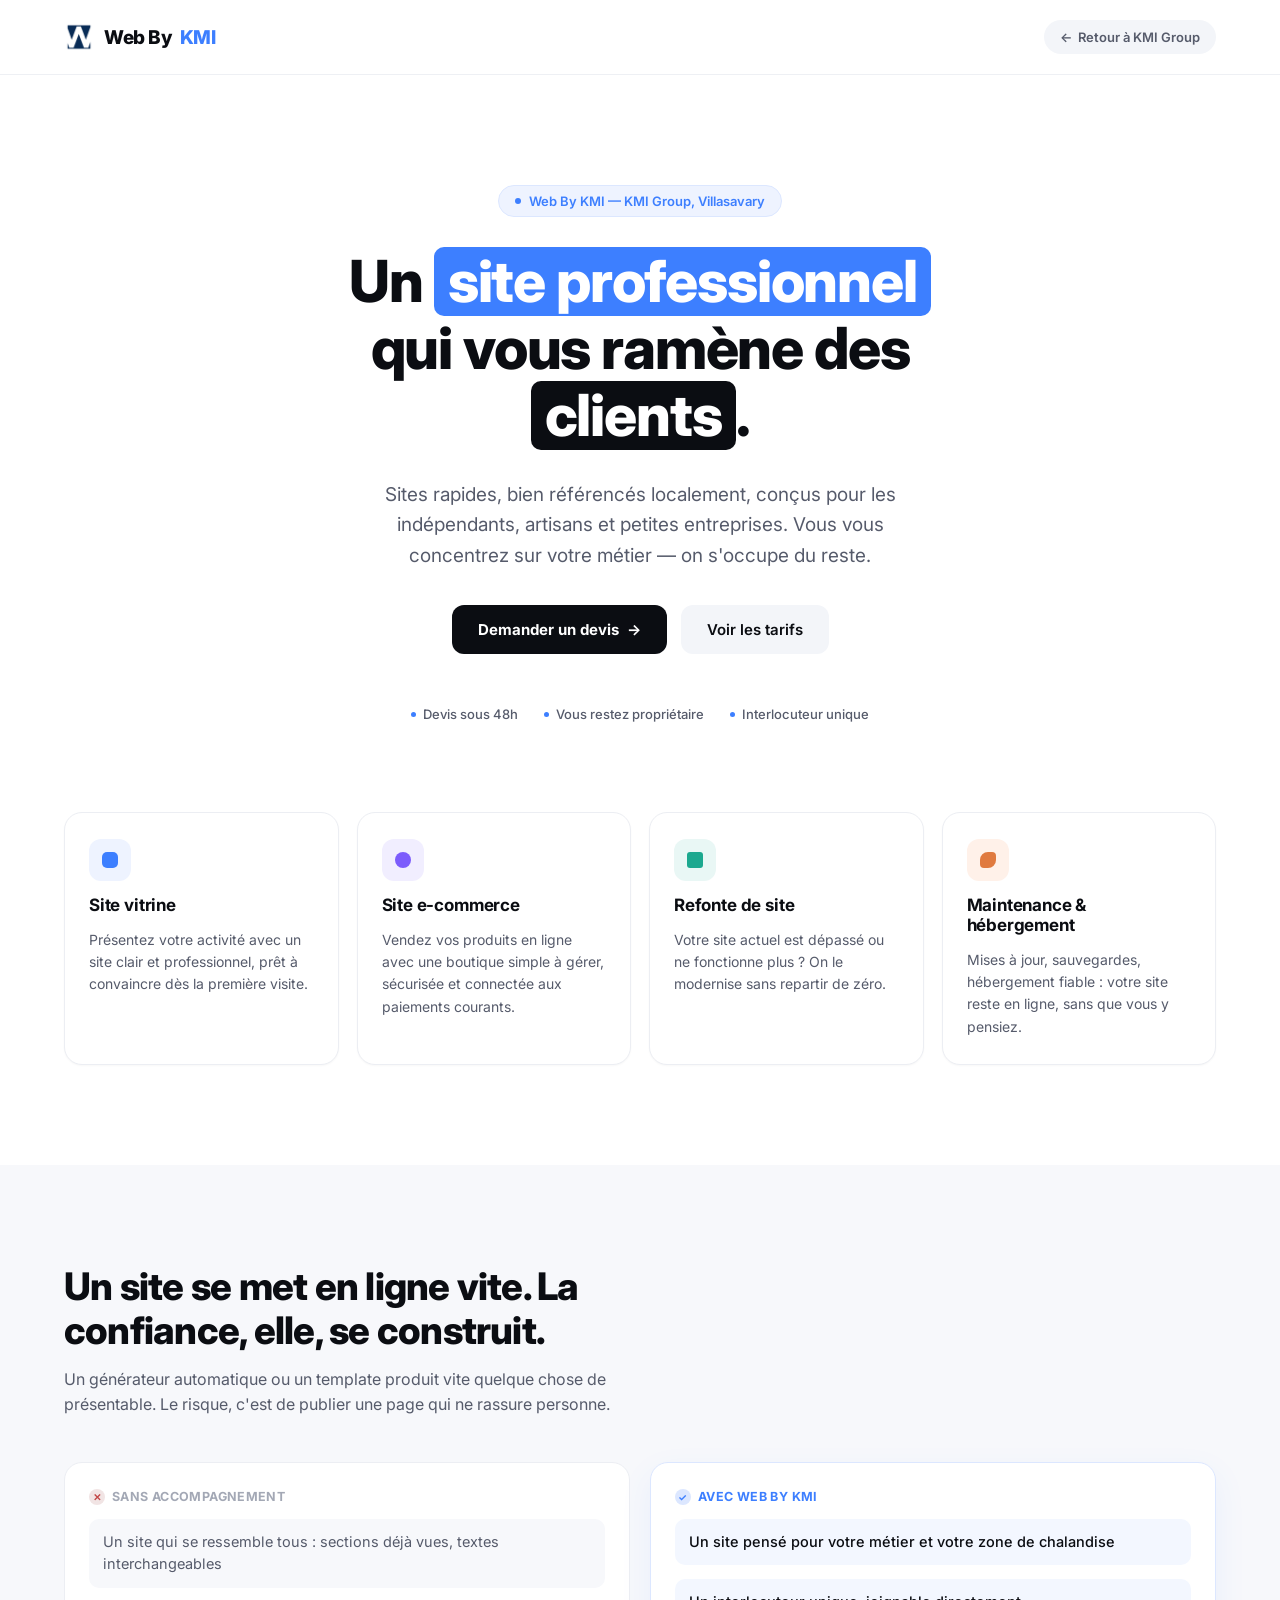
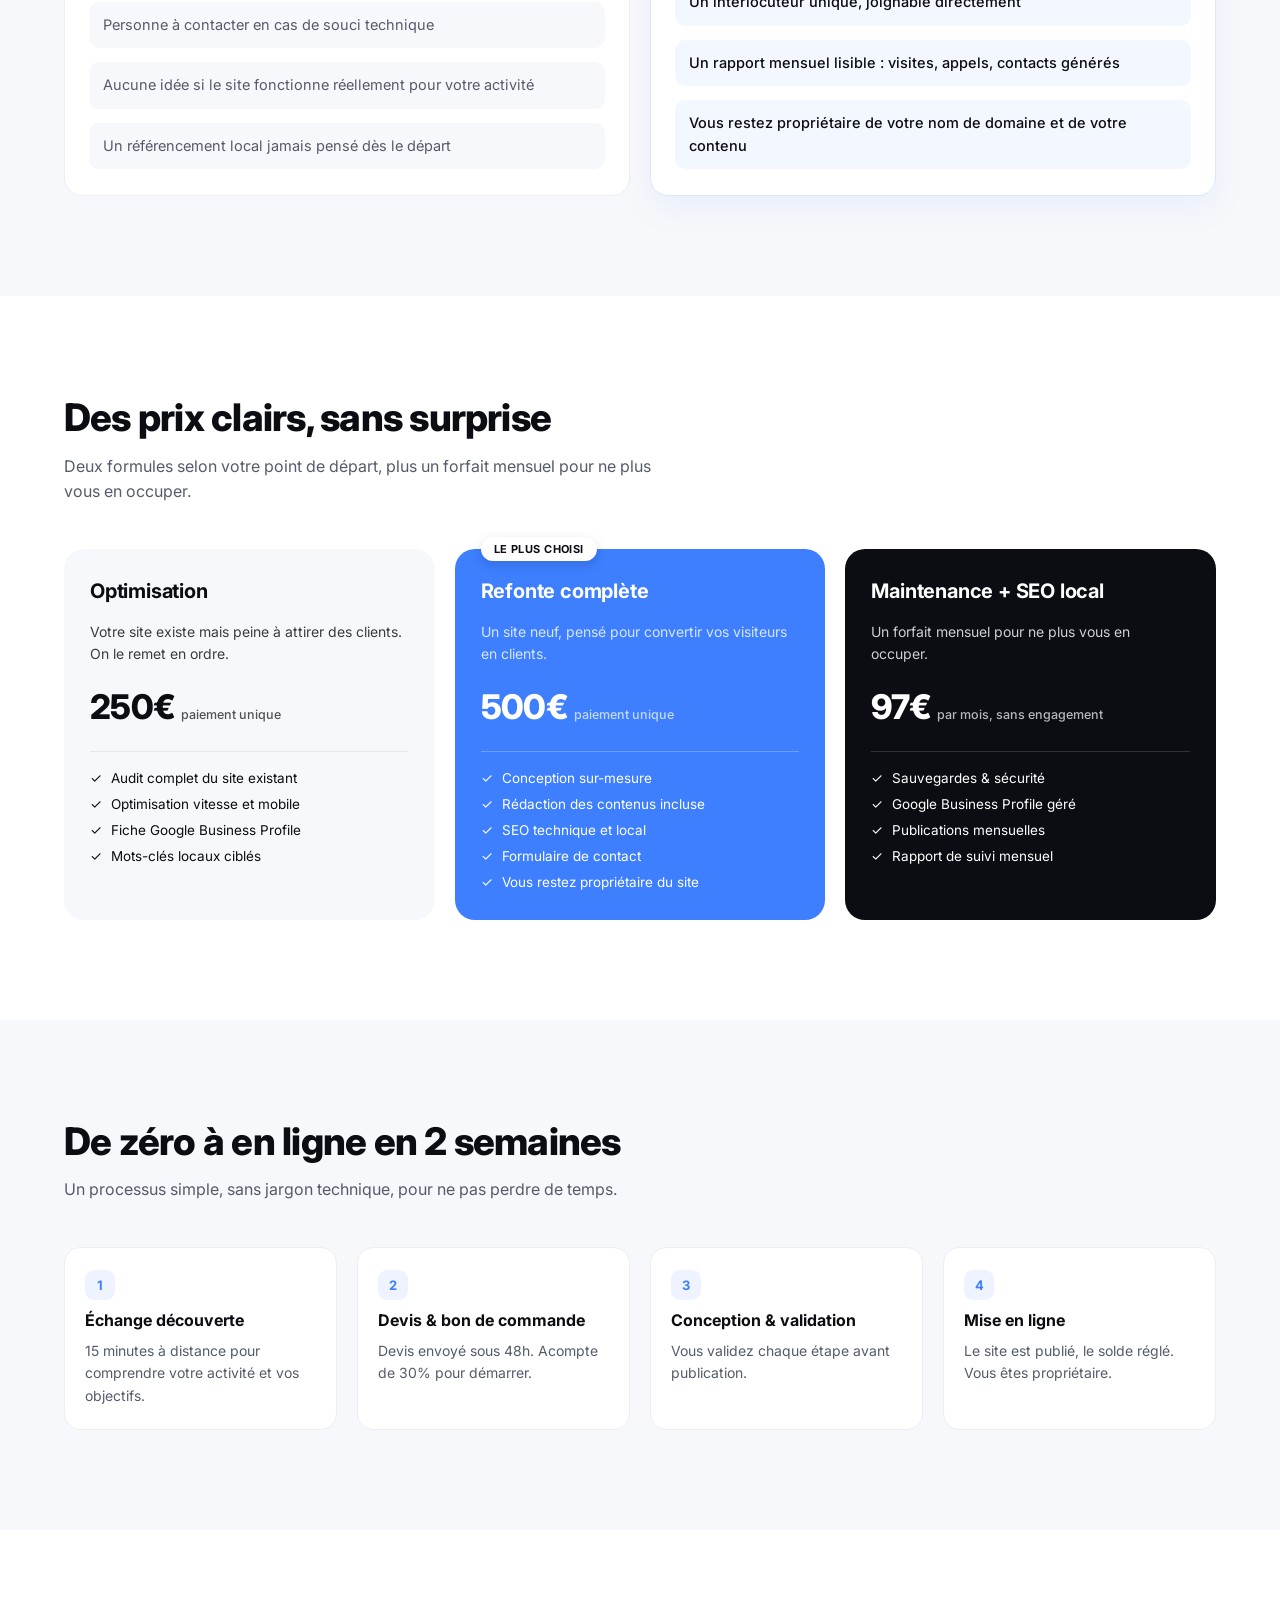
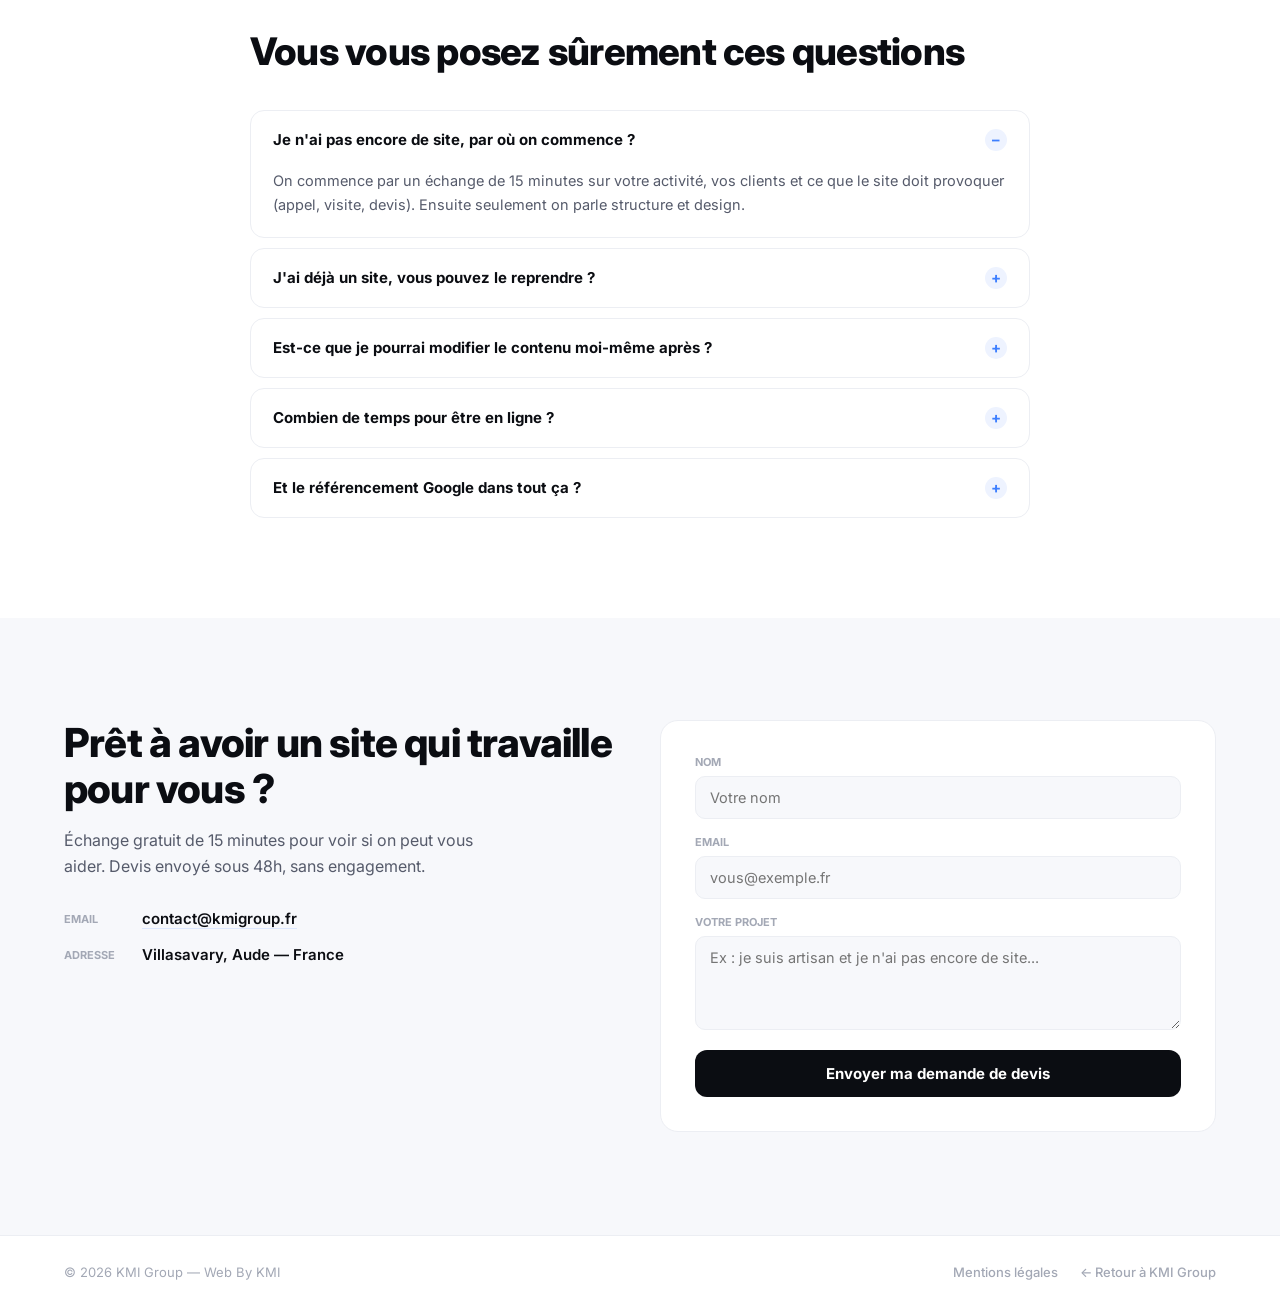
<file: index.html>
<!DOCTYPE html>
<html lang="fr">
<head>
<meta charset="UTF-8">
<meta name="viewport" content="width=device-width, initial-scale=1.0">
<title>Web By KMI — Sites web pour indépendants & PME</title>
<meta name="description" content="Sites rapides, bien référencés localement, conçus pour les indépendants, artisans et petites entreprises. Devis sous 48h.">
<meta name="theme-color" content="#FFFFFF">
<link rel="icon" type="image/png" sizes="16x16" href="assets/favicon-16.png">
<link rel="icon" type="image/png" sizes="32x32" href="assets/favicon-32.png">
<link rel="icon" type="image/png" sizes="48x48" href="assets/favicon-48.png">
<link rel="apple-touch-icon" sizes="180x180" href="assets/favicon-180.png">
<link rel="preconnect" href="https://fonts.googleapis.com">
<link rel="preconnect" href="https://fonts.gstatic.com" crossorigin>
<link href="https://fonts.googleapis.com/css2?family=Inter:wght@400;500;600;700;800;900&display=swap" rel="stylesheet">
<style>
  *,*::before,*::after{ box-sizing:border-box; }
  ::selection{ background:rgba(61,127,255,0.18); color:#0B0D12; }

  :root{
    --bg:#FFFFFF;
    --bg-alt:#F7F8FB;
    --text:#0B0D12;
    --text-secondary:#565B6B;
    --text-muted:#A3A8B5;
    --accent:#3D7FFF;
    --accent-dark:#2A2D38;
    --tint-1:#EEF3FF;
    --tint-2:#DCE7FF;
    --tint-3:#F3F7FF;
    --border:#ECEEF3;
    --border-blue:#DCE7FF;
    --divider:#E4E7EE;
    --negative-text:#C24545;
    --negative-bg:#F1E4E4;
    --font-sans:'Inter', sans-serif;
  }

  html{ scroll-behavior:smooth; }

  body{
    margin:0;
    background:var(--bg);
    color:var(--text);
    font-family:var(--font-sans);
    overflow-x:hidden;
  }

  a{ color:inherit; }

  @media (prefers-reduced-motion: reduce){
    html{ scroll-behavior:auto; }
    *,*::before,*::after{ animation-duration:0.001ms !important; transition-duration:0.001ms !important; }
  }

  section{ scroll-margin-top:84px; }

  /* HEADER */
  .site-header{
    position:sticky; top:0; z-index:50;
    display:flex; align-items:center; justify-content:space-between;
    padding:20px clamp(20px,5vw,64px);
    background:rgba(255,255,255,0.85);
    backdrop-filter:blur(10px);
    -webkit-backdrop-filter:blur(10px);
    border-bottom:1px solid #EEF0F4;
  }
  .wordmark{
    display:flex; align-items:center; gap:10px;
    font-size:19px; font-weight:800; letter-spacing:-0.02em;
  }
  .wordmark-icon{ display:block; width:30px; height:30px; }
  .wordmark-text{ display:flex; align-items:baseline; gap:7px; }
  .wordmark .kmi{ color:var(--accent); }

  .pill-link{
    display:flex; align-items:center; gap:6px;
    font-size:13px; font-weight:600; color:var(--text-secondary);
    text-decoration:none; padding:9px 16px; border-radius:999px;
    background:#F3F5F9;
    transition:background 0.2s ease, color 0.2s ease;
  }
  .pill-link:hover{ color:var(--accent); background:#E9EFFE; }
  .pill-link:focus-visible{ outline:2px solid var(--accent); outline-offset:2px; }

  /* HERO */
  .hero{
    padding:clamp(64px,9vw,110px) clamp(20px,5vw,64px) clamp(56px,7vw,90px);
    display:flex; flex-direction:column; align-items:center; text-align:center; gap:30px;
  }
  .eyebrow-pill{
    display:flex; align-items:center; gap:8px;
    font-size:13px; font-weight:600; color:var(--accent);
    padding:7px 16px; border-radius:999px;
    background:var(--tint-1); border:1px solid var(--border-blue);
  }
  .eyebrow-dot{ width:6px; height:6px; border-radius:50%; background:var(--accent); flex-shrink:0; }

  .hero h1{
    font-size:clamp(34px,5.2vw,58px); font-weight:800; line-height:1.12;
    letter-spacing:-0.02em; max-width:16ch; margin:0;
  }
  .hero h1 .highlight{
    display:inline-block; color:#FFFFFF; padding:2px 14px; border-radius:10px;
  }
  .hero h1 .highlight--blue{ background:var(--accent); }
  .hero h1 .highlight--dark{ background:var(--text); }

  .hero-subtext{
    font-size:clamp(16px,1.6vw,19px); line-height:1.6; color:var(--text-secondary);
    max-width:46ch; margin:0;
  }

  .hero-actions{
    display:flex; flex-wrap:wrap; align-items:center; justify-content:center; gap:14px; margin-top:4px;
  }
  .btn{
    display:flex; align-items:center; gap:8px; font-weight:700; font-size:15px;
    padding:15px 26px; border-radius:12px; text-decoration:none; border:none; cursor:pointer;
    transition:background 0.2s ease, transform 0.2s ease;
    font-family:var(--font-sans);
  }
  .btn-primary{ color:#FFFFFF; background:var(--text); }
  .btn-primary:hover{ background:var(--accent-dark); transform:translateY(-2px); }
  .btn-secondary{ font-weight:600; color:var(--text); background:#F3F5F9; }
  .btn-secondary:hover{ background:#E9EBF0; }
  .btn:focus-visible{ outline:2px solid var(--accent); outline-offset:3px; }

  .trust-row{
    display:flex; flex-wrap:wrap; justify-content:center; gap:26px; margin-top:22px;
  }
  .trust-item{
    font-size:13px; font-weight:500; color:var(--text-secondary);
    display:flex; align-items:center; gap:7px;
  }
  .trust-dot{ width:5px; height:5px; border-radius:50%; background:var(--accent); flex-shrink:0; }

  /* SECTION HEADINGS */
  .section-inner{ max-width:1180px; margin:0 auto; }
  .section-heading{ max-width:620px; margin-bottom:44px; }
  .section-heading h2{
    font-size:clamp(26px,3.2vw,38px); font-weight:800; letter-spacing:-0.02em;
    margin:0 0 14px; line-height:1.15;
  }
  .section-heading p{ font-size:16px; line-height:1.6; color:var(--text-secondary); margin:0; }

  /* SERVICES */
  .services-section{ padding:0 clamp(20px,5vw,64px) clamp(60px,8vw,100px); }
  .services-grid{
    display:grid; grid-template-columns:repeat(auto-fit, minmax(240px, 1fr)); gap:18px;
    max-width:1180px; margin:0 auto;
  }
  .service-card{
    background:#FFFFFF; border:1px solid var(--border); border-radius:18px;
    padding:26px 24px; display:flex; flex-direction:column; gap:14px;
    box-shadow:0 1px 2px rgba(11,13,18,0.03);
    transition:border-color 0.2s ease, box-shadow 0.2s ease, transform 0.2s ease;
  }
  .service-card:hover{
    border-color:rgba(61,127,255,0.35);
    box-shadow:0 12px 28px rgba(11,13,18,0.07);
    transform:translateY(-3px);
  }
  .service-icon{
    width:42px; height:42px; border-radius:12px;
    display:flex; align-items:center; justify-content:center;
  }
  .service-icon-shape{ width:16px; height:16px; }
  .service-card h3{ font-size:17px; font-weight:700; margin:0; letter-spacing:-0.01em; }
  .service-card p{ font-size:14px; line-height:1.6; color:var(--text-secondary); margin:0; }

  /* COMPARAISON */
  .comparaison-section{ padding:clamp(60px,8vw,100px) clamp(20px,5vw,64px); background:var(--bg-alt); }
  .comparaison-grid{
    display:grid; grid-template-columns:repeat(auto-fit, minmax(300px, 1fr)); gap:20px;
  }
  .comparaison-card{
    background:#FFFFFF; border-radius:18px; padding:26px 24px;
    display:flex; flex-direction:column; gap:14px;
  }
  .comparaison-card--sans{ border:1px solid var(--border); }
  .comparaison-card--avec{ border:1px solid var(--border-blue); box-shadow:0 12px 32px rgba(61,127,255,0.08); }
  .comparaison-label{
    display:inline-flex; align-items:center; gap:7px; font-size:12.5px; font-weight:700;
    text-transform:uppercase; letter-spacing:0.03em;
  }
  .comparaison-label--sans{ color:var(--text-muted); }
  .comparaison-label--avec{ color:var(--accent); }
  .comparaison-badge{
    width:16px; height:16px; border-radius:50%; font-size:10px;
    display:flex; align-items:center; justify-content:center; flex-shrink:0;
  }
  .comparaison-badge--sans{ background:var(--negative-bg); color:var(--negative-text); }
  .comparaison-badge--avec{ background:var(--tint-2); color:var(--accent); }
  .comparaison-row{ font-size:14.5px; line-height:1.55; padding:12px 14px; border-radius:10px; }
  .comparaison-row--sans{ color:var(--text-secondary); background:var(--bg-alt); }
  .comparaison-row--avec{ color:var(--text); font-weight:500; background:var(--tint-3); }

  /* OFFRES */
  .offres-section{ padding:clamp(60px,8vw,100px) clamp(20px,5vw,64px); }
  .offres-grid{
    display:grid; grid-template-columns:repeat(auto-fit, minmax(280px, 1fr)); gap:20px; align-items:stretch;
  }
  .offer-card{
    position:relative; border-radius:20px; padding:30px 26px;
    display:flex; flex-direction:column; gap:18px;
  }
  .offer-card--light{ background:var(--bg-alt); color:var(--text); }
  .offer-card--highlight{ background:var(--accent); color:#FFFFFF; }
  .offer-card--dark{ background:var(--text); color:#FFFFFF; }
  .offer-badge{
    position:absolute; top:-12px; left:26px; font-size:11px; font-weight:700;
    text-transform:uppercase; letter-spacing:0.04em; color:var(--text);
    background:#FFFFFF; padding:5px 13px; border-radius:999px;
    box-shadow:0 4px 12px rgba(11,13,18,0.15);
  }
  .offer-card h3{ font-size:20px; font-weight:700; margin:0; letter-spacing:-0.01em; }
  .offer-card p{ font-size:14px; line-height:1.6; margin:0; opacity:0.8; }
  .offer-price{ display:flex; align-items:baseline; gap:6px; margin-top:2px; }
  .offer-price strong{ font-size:34px; font-weight:800; letter-spacing:-0.02em; }
  .offer-price span{ font-size:12.5px; font-weight:500; opacity:0.7; }
  .offer-features{
    list-style:none; margin:0; padding:0; display:flex; flex-direction:column; gap:10px;
    margin-top:6px; padding-top:18px; border-top:1px solid;
  }
  .offer-card--light .offer-features{ border-color:var(--divider); }
  .offer-card--highlight .offer-features{ border-color:rgba(255,255,255,0.25); }
  .offer-card--dark .offer-features{ border-color:rgba(255,255,255,0.15); }
  .offer-features li{ display:flex; align-items:flex-start; gap:9px; font-size:13.5px; }
  .offer-features li::before{ content:'✓'; flex-shrink:0; }

  /* METHODE */
  .methode-section{ padding:clamp(60px,8vw,100px) clamp(20px,5vw,64px); background:var(--bg-alt); }
  .methode-grid{
    display:grid; grid-template-columns:repeat(auto-fit, minmax(220px, 1fr)); gap:20px;
  }
  .methode-card{
    background:#FFFFFF; border:1px solid var(--border); border-radius:16px; padding:22px 20px;
    display:flex; flex-direction:column; gap:10px;
  }
  .methode-num{
    width:30px; height:30px; border-radius:9px; background:var(--tint-1); color:var(--accent);
    font-size:13px; font-weight:700; display:flex; align-items:center; justify-content:center;
  }
  .methode-card h3{ font-size:16px; font-weight:700; margin:0; }
  .methode-card p{ font-size:14px; line-height:1.6; color:var(--text-secondary); margin:0; }

  /* FAQ */
  .faq-section{ padding:clamp(60px,8vw,100px) clamp(20px,5vw,64px); }
  .faq-wrap{ max-width:780px; margin:0 auto; }
  .faq-wrap .section-heading{ margin-bottom:36px; max-width:none; }
  .faq-list{ display:flex; flex-direction:column; gap:10px; }
  .faq-item{ background:#FFFFFF; border:1px solid var(--border); border-radius:14px; overflow:hidden; }
  .faq-question{
    width:100%; display:flex; align-items:center; justify-content:space-between; gap:16px;
    padding:18px 22px; background:none; border:none; cursor:pointer; text-align:left;
    font-weight:700; font-size:15px; color:var(--text); font-family:var(--font-sans);
  }
  .faq-question:focus-visible{ outline:2px solid var(--accent); outline-offset:-2px; }
  .faq-icon{
    flex-shrink:0; width:22px; height:22px; border-radius:50%; background:var(--tint-1);
    color:var(--accent); font-size:15px; display:flex; align-items:center; justify-content:center;
  }
  .faq-answer{ padding:0 22px 20px; font-size:14.5px; line-height:1.65; color:var(--text-secondary); display:none; }
  .faq-item.is-open .faq-answer{ display:block; }

  /* CONTACT */
  .contact-section{ padding:clamp(60px,8vw,110px) clamp(20px,5vw,64px); background:var(--bg-alt); }
  .contact-grid{
    max-width:1180px; margin:0 auto; display:grid;
    grid-template-columns:repeat(auto-fit, minmax(380px, 1fr)); gap:40px; align-items:start;
  }
  .contact-info{ min-width:0; }
  .contact-info h2{
    font-size:clamp(26px,3.4vw,40px); font-weight:800; letter-spacing:-0.02em;
    margin:0 0 16px; line-height:1.15;
  }
  .contact-info > p{ font-size:16px; line-height:1.6; color:var(--text-secondary); max-width:44ch; margin:0 0 30px; }
  .contact-rows{ display:flex; flex-direction:column; gap:16px; font-size:15px; }
  .contact-row{ display:flex; gap:12px; align-items:center; }
  .contact-row-label{
    font-size:11px; font-weight:700; color:var(--text-muted); text-transform:uppercase;
    width:66px; flex-shrink:0;
  }
  .contact-row a{
    color:var(--text); font-weight:600; text-decoration:none; border-bottom:1px solid var(--border-blue);
  }
  .contact-row a:hover{ color:var(--accent); }
  .contact-row span.value{ color:var(--text); font-weight:600; }

  .contact-panel{
    background:#FFFFFF; border:1px solid var(--border); border-radius:18px;
    padding:clamp(26px,4vw,34px); display:flex; flex-direction:column; gap:16px;
  }
  .form-field{ display:flex; flex-direction:column; gap:7px; }
  .form-field label{ font-size:11px; font-weight:700; color:var(--text-muted); text-transform:uppercase; }
  .form-field input, .form-field textarea{
    background:var(--bg-alt); border:1px solid var(--border); border-radius:10px;
    padding:12px 14px; color:var(--text); font-family:var(--font-sans); font-size:14.5px;
  }
  .form-field textarea{ resize:vertical; }
  .form-field input:focus-visible, .form-field textarea:focus-visible,
  .form-field input:focus, .form-field textarea:focus{
    outline:none; border-color:var(--accent); box-shadow:0 0 0 3px rgba(61,127,255,0.15);
  }
  .form-submit{
    font-weight:700; font-size:15px; color:#FFFFFF; background:var(--text);
    padding:14px 24px; border:none; border-radius:12px; cursor:pointer; margin-top:4px;
    transition:background 0.2s ease, transform 0.2s ease; font-family:var(--font-sans);
  }
  .form-submit:hover:not(:disabled){ background:var(--accent-dark); transform:translateY(-2px); }
  .form-submit:disabled{ opacity:0.6; cursor:not-allowed; }
  .form-submit:focus-visible{ outline:2px solid var(--accent); outline-offset:3px; }
  .form-error{
    font-size:13.5px; color:var(--negative-text); background:var(--negative-bg);
    border-radius:10px; padding:12px 14px; display:none;
  }
  .form-error.is-visible{ display:block; }

  .success-panel{
    background:#FFFFFF; border:1px solid var(--border-blue); border-radius:18px;
    padding:clamp(28px,4vw,40px); display:flex; flex-direction:column; align-items:flex-start; gap:14px;
  }
  .success-badge{
    width:42px; height:42px; border-radius:50%; background:var(--tint-1);
    display:flex; align-items:center; justify-content:center; color:var(--accent);
    font-size:19px; font-weight:700;
  }
  .success-panel h3{ font-size:21px; font-weight:800; margin:0; }
  .success-panel p{ font-size:15px; line-height:1.6; color:var(--text-secondary); margin:0; }

  [hidden]{ display:none !important; }

  /* FOOTER */
  .site-footer{
    padding:28px clamp(20px,5vw,64px); border-top:1px solid var(--border);
    display:flex; flex-wrap:wrap; gap:16px; align-items:center; justify-content:space-between;
  }
  .footer-copy{ font-size:13px; color:var(--text-muted); margin:0; }
  .footer-links{ display:flex; gap:22px; font-size:13px; font-weight:500; }
  .footer-links a{ color:var(--text-muted); text-decoration:none; }
  .footer-links a:hover{ color:var(--accent); }
  .footer-links a:focus-visible{ outline:2px solid var(--accent); outline-offset:2px; }
</style>
</head>
<body>

  <header class="site-header">
    <div class="wordmark">
      <img src="assets/logo-icon.png" alt="" class="wordmark-icon" width="30" height="30">
      <span class="wordmark-text"><span>Web By</span><span class="kmi">KMI</span></span>
    </div>
    <a href="https://kmigroup.fr" class="pill-link">
      <span aria-hidden="true">←</span> Retour à KMI Group
    </a>
  </header>

  <section class="hero">
    <div class="eyebrow-pill">
      <span class="eyebrow-dot"></span>
      Web By KMI — KMI Group, Villasavary
    </div>

    <h1>Un <span class="highlight highlight--blue">site professionnel</span> qui vous ramène des <span class="highlight highlight--dark">clients</span>.</h1>

    <p class="hero-subtext">Sites rapides, bien référencés localement, conçus pour les indépendants, artisans et petites entreprises. Vous vous concentrez sur votre métier — on s'occupe du reste.</p>

    <div class="hero-actions">
      <a href="#contact" class="btn btn-primary">Demander un devis <span aria-hidden="true">→</span></a>
      <a href="#offres" class="btn btn-secondary">Voir les tarifs</a>
    </div>

    <div class="trust-row">
      <div class="trust-item"><span class="trust-dot"></span>Devis sous 48h</div>
      <div class="trust-item"><span class="trust-dot"></span>Vous restez propriétaire</div>
      <div class="trust-item"><span class="trust-dot"></span>Interlocuteur unique</div>
    </div>
  </section>

  <section class="services-section" id="services">
    <div class="services-grid">
      <div class="service-card">
        <div class="service-icon" style="background:#EEF3FF;">
          <div class="service-icon-shape" style="background:#3D7FFF; border-radius:5px;"></div>
        </div>
        <h3>Site vitrine</h3>
        <p>Présentez votre activité avec un site clair et professionnel, prêt à convaincre dès la première visite.</p>
      </div>
      <div class="service-card">
        <div class="service-icon" style="background:#F1EEFF;">
          <div class="service-icon-shape" style="background:#7C5CFC; border-radius:50%;"></div>
        </div>
        <h3>Site e-commerce</h3>
        <p>Vendez vos produits en ligne avec une boutique simple à gérer, sécurisée et connectée aux paiements courants.</p>
      </div>
      <div class="service-card">
        <div class="service-icon" style="background:#E9F7F5;">
          <div class="service-icon-shape" style="background:#1CA88F; border-radius:3px;"></div>
        </div>
        <h3>Refonte de site</h3>
        <p>Votre site actuel est dépassé ou ne fonctionne plus ? On le modernise sans repartir de zéro.</p>
      </div>
      <div class="service-card">
        <div class="service-icon" style="background:#FFF1E9;">
          <div class="service-icon-shape" style="background:#E07A3F; border-radius:50% 4px;"></div>
        </div>
        <h3>Maintenance & hébergement</h3>
        <p>Mises à jour, sauvegardes, hébergement fiable : votre site reste en ligne, sans que vous y pensiez.</p>
      </div>
    </div>
  </section>

  <section class="comparaison-section" id="comparaison">
    <div class="section-inner">
      <div class="section-heading">
        <h2>Un site se met en ligne vite. La confiance, elle, se construit.</h2>
        <p>Un générateur automatique ou un template produit vite quelque chose de présentable. Le risque, c'est de publier une page qui ne rassure personne.</p>
      </div>
      <div class="comparaison-grid">
        <div class="comparaison-card comparaison-card--sans">
          <div class="comparaison-label comparaison-label--sans">
            <span class="comparaison-badge comparaison-badge--sans">✕</span>Sans accompagnement
          </div>
          <div class="comparaison-row comparaison-row--sans">Un site qui se ressemble tous : sections déjà vues, textes interchangeables</div>
          <div class="comparaison-row comparaison-row--sans">Personne à contacter en cas de souci technique</div>
          <div class="comparaison-row comparaison-row--sans">Aucune idée si le site fonctionne réellement pour votre activité</div>
          <div class="comparaison-row comparaison-row--sans">Un référencement local jamais pensé dès le départ</div>
        </div>
        <div class="comparaison-card comparaison-card--avec">
          <div class="comparaison-label comparaison-label--avec">
            <span class="comparaison-badge comparaison-badge--avec">✓</span>Avec Web By KMI
          </div>
          <div class="comparaison-row comparaison-row--avec">Un site pensé pour votre métier et votre zone de chalandise</div>
          <div class="comparaison-row comparaison-row--avec">Un interlocuteur unique, joignable directement</div>
          <div class="comparaison-row comparaison-row--avec">Un rapport mensuel lisible : visites, appels, contacts générés</div>
          <div class="comparaison-row comparaison-row--avec">Vous restez propriétaire de votre nom de domaine et de votre contenu</div>
        </div>
      </div>
    </div>
  </section>

  <section class="offres-section" id="offres">
    <div class="section-inner">
      <div class="section-heading">
        <h2>Des prix clairs, sans surprise</h2>
        <p>Deux formules selon votre point de départ, plus un forfait mensuel pour ne plus vous en occuper.</p>
      </div>
      <div class="offres-grid">
        <div class="offer-card offer-card--light">
          <h3>Optimisation</h3>
          <p>Votre site existe mais peine à attirer des clients. On le remet en ordre.</p>
          <div class="offer-price"><strong>250€</strong><span>paiement unique</span></div>
          <ul class="offer-features">
            <li>Audit complet du site existant</li>
            <li>Optimisation vitesse et mobile</li>
            <li>Fiche Google Business Profile</li>
            <li>Mots-clés locaux ciblés</li>
          </ul>
        </div>
        <div class="offer-card offer-card--highlight">
          <div class="offer-badge">Le plus choisi</div>
          <h3>Refonte complète</h3>
          <p>Un site neuf, pensé pour convertir vos visiteurs en clients.</p>
          <div class="offer-price"><strong>500€</strong><span>paiement unique</span></div>
          <ul class="offer-features">
            <li>Conception sur-mesure</li>
            <li>Rédaction des contenus incluse</li>
            <li>SEO technique et local</li>
            <li>Formulaire de contact</li>
            <li>Vous restez propriétaire du site</li>
          </ul>
        </div>
        <div class="offer-card offer-card--dark">
          <h3>Maintenance + SEO local</h3>
          <p>Un forfait mensuel pour ne plus vous en occuper.</p>
          <div class="offer-price"><strong>97€</strong><span>par mois, sans engagement</span></div>
          <ul class="offer-features">
            <li>Sauvegardes & sécurité</li>
            <li>Google Business Profile géré</li>
            <li>Publications mensuelles</li>
            <li>Rapport de suivi mensuel</li>
          </ul>
        </div>
      </div>
    </div>
  </section>

  <section class="methode-section" id="methode">
    <div class="section-inner">
      <div class="section-heading">
        <h2>De zéro à en ligne en 2 semaines</h2>
        <p>Un processus simple, sans jargon technique, pour ne pas perdre de temps.</p>
      </div>
      <div class="methode-grid">
        <div class="methode-card">
          <div class="methode-num">1</div>
          <h3>Échange découverte</h3>
          <p>15 minutes à distance pour comprendre votre activité et vos objectifs.</p>
        </div>
        <div class="methode-card">
          <div class="methode-num">2</div>
          <h3>Devis & bon de commande</h3>
          <p>Devis envoyé sous 48h. Acompte de 30% pour démarrer.</p>
        </div>
        <div class="methode-card">
          <div class="methode-num">3</div>
          <h3>Conception & validation</h3>
          <p>Vous validez chaque étape avant publication.</p>
        </div>
        <div class="methode-card">
          <div class="methode-num">4</div>
          <h3>Mise en ligne</h3>
          <p>Le site est publié, le solde réglé. Vous êtes propriétaire.</p>
        </div>
      </div>
    </div>
  </section>

  <section class="faq-section" id="faq">
    <div class="faq-wrap">
      <div class="section-heading">
        <h2>Vous vous posez sûrement ces questions</h2>
      </div>
      <div class="faq-list" id="faq-list">
        <div class="faq-item is-open">
          <button type="button" class="faq-question" aria-expanded="true">
            Je n'ai pas encore de site, par où on commence ?
            <span class="faq-icon" aria-hidden="true">–</span>
          </button>
          <div class="faq-answer">On commence par un échange de 15 minutes sur votre activité, vos clients et ce que le site doit provoquer (appel, visite, devis). Ensuite seulement on parle structure et design.</div>
        </div>
        <div class="faq-item">
          <button type="button" class="faq-question" aria-expanded="false">
            J'ai déjà un site, vous pouvez le reprendre ?
            <span class="faq-icon" aria-hidden="true">+</span>
          </button>
          <div class="faq-answer">Oui. On regarde ce qui fonctionne déjà, puis ce qui bloque : message flou, design daté, mobile inconfortable, lenteur ou formulaire de contact qui ne sert à rien.</div>
        </div>
        <div class="faq-item">
          <button type="button" class="faq-question" aria-expanded="false">
            Est-ce que je pourrai modifier le contenu moi-même après ?
            <span class="faq-icon" aria-hidden="true">+</span>
          </button>
          <div class="faq-answer">Oui, si c'est important pour vous, on met en place un système simple pour changer vos textes et photos seul. Sinon on garde une base plus légère et plus rapide.</div>
        </div>
        <div class="faq-item">
          <button type="button" class="faq-question" aria-expanded="false">
            Combien de temps pour être en ligne ?
            <span class="faq-icon" aria-hidden="true">+</span>
          </button>
          <div class="faq-answer">Comptez 10 jours à 3 semaines selon la formule et vos contenus. Le planning est fixé avec vous dès le devis accepté.</div>
        </div>
        <div class="faq-item">
          <button type="button" class="faq-question" aria-expanded="false">
            Et le référencement Google dans tout ça ?
            <span class="faq-icon" aria-hidden="true">+</span>
          </button>
          <div class="faq-answer">On ne promet jamais la première place. On travaille le référencement local honnête : votre ville, votre métier, votre zone réelle de clients.</div>
        </div>
      </div>
    </div>
  </section>

  <section class="contact-section" id="contact">
    <div class="contact-grid">
      <div class="contact-info">
        <h2>Prêt à avoir un site qui travaille pour vous ?</h2>
        <p>Échange gratuit de 15 minutes pour voir si on peut vous aider. Devis envoyé sous 48h, sans engagement.</p>
        <div class="contact-rows">
          <div class="contact-row">
            <span class="contact-row-label">Email</span>
            <a href="mailto:contact@kmigroup.fr">contact@kmigroup.fr</a>
          </div>
          <div class="contact-row">
            <span class="contact-row-label">Adresse</span>
            <span class="value">Villasavary, Aude — France</span>
          </div>
        </div>
      </div>

      <div id="contact-success" class="success-panel" hidden>
        <div class="success-badge">✓</div>
        <h3 id="success-title">Merci !</h3>
        <p>Votre demande a bien été enregistrée. On revient vers vous très vite par email.</p>
      </div>

      <form id="contact-form" class="contact-panel" action="https://formsubmit.co/ajax/contact@kmigroup.fr" method="POST">
        <input type="hidden" name="_subject" value="Nouvelle demande de devis — Web By KMI">
        <input type="hidden" name="_captcha" value="false">
        <input type="hidden" name="_template" value="table">

        <div class="form-field">
          <label for="wbk-name">Nom</label>
          <input id="wbk-name" name="name" type="text" required placeholder="Votre nom">
        </div>
        <div class="form-field">
          <label for="wbk-email">Email</label>
          <input id="wbk-email" name="email" type="email" required placeholder="vous@exemple.fr">
        </div>
        <div class="form-field">
          <label for="wbk-msg">Votre projet</label>
          <textarea id="wbk-msg" name="message" rows="4" placeholder="Ex : je suis artisan et je n'ai pas encore de site..."></textarea>
        </div>
        <div id="form-error" class="form-error" role="alert">Une erreur est survenue lors de l'envoi. Merci de réessayer, ou écrivez-nous directement à contact@kmigroup.fr.</div>
        <button type="submit" class="form-submit">Envoyer ma demande de devis</button>
      </form>
    </div>
  </section>

  <footer class="site-footer">
    <p class="footer-copy">© 2026 KMI Group — Web By KMI</p>
    <div class="footer-links">
      <a href="mentions-legales.html">Mentions légales</a>
      <a href="https://kmigroup.fr">← Retour à KMI Group</a>
    </div>
  </footer>

  <script>
  (function () {
    var faqItems = document.querySelectorAll('.faq-item');
    faqItems.forEach(function (item) {
      var button = item.querySelector('.faq-question');
      var icon = item.querySelector('.faq-icon');
      button.addEventListener('click', function () {
        var willOpen = !item.classList.contains('is-open');
        faqItems.forEach(function (other) {
          other.classList.remove('is-open');
          other.querySelector('.faq-question').setAttribute('aria-expanded', 'false');
          other.querySelector('.faq-icon').textContent = '+';
        });
        if (willOpen) {
          item.classList.add('is-open');
          button.setAttribute('aria-expanded', 'true');
          icon.textContent = '–';
        }
      });
    });

    var form = document.getElementById('contact-form');
    var errorBox = document.getElementById('form-error');
    var successPanel = document.getElementById('contact-success');
    var successTitle = document.getElementById('success-title');
    var submitBtn = form.querySelector('.form-submit');

    form.addEventListener('submit', function (e) {
      e.preventDefault();
      errorBox.classList.remove('is-visible');
      submitBtn.disabled = true;
      submitBtn.textContent = 'Envoi en cours...';

      var name = form.elements['name'].value;
      var formData = new FormData(form);

      fetch(form.action, {
        method: 'POST',
        body: formData,
        headers: { 'Accept': 'application/json' }
      })
        .then(function (response) {
          if (!response.ok) throw new Error('Request failed');
          return response.json();
        })
        .then(function () {
          successTitle.textContent = name ? 'Merci ' + name + ' !' : 'Merci !';
          form.hidden = true;
          successPanel.hidden = false;
        })
        .catch(function () {
          errorBox.classList.add('is-visible');
          submitBtn.disabled = false;
          submitBtn.textContent = 'Envoyer ma demande de devis';
        });
    });
  })();
  </script>

</body>
</html>
</file>
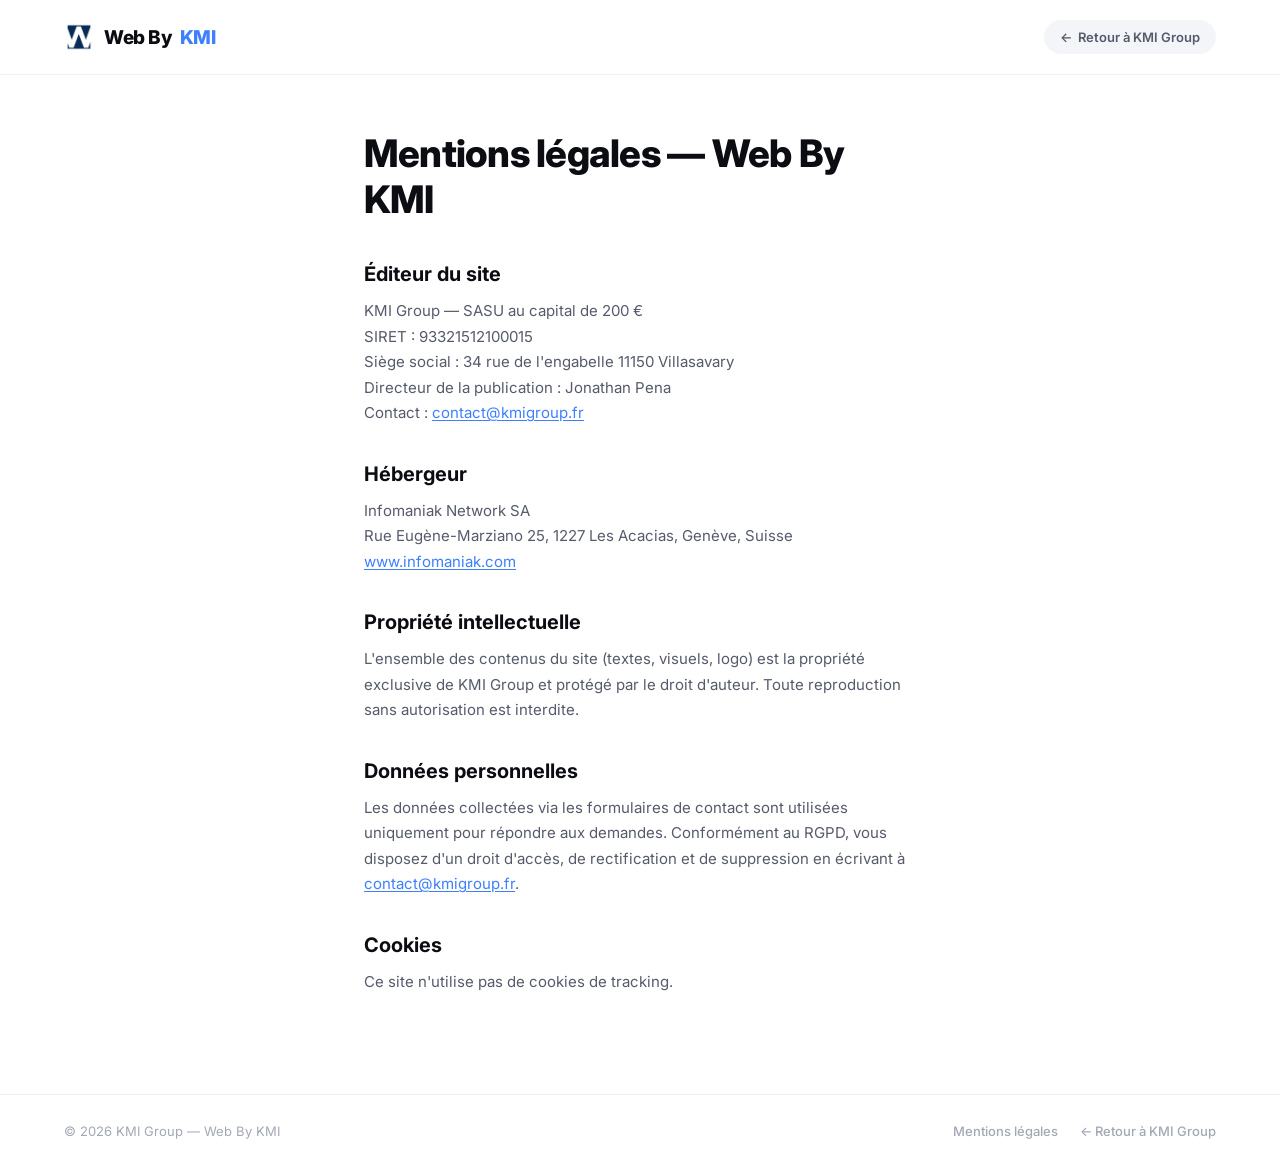
<file: mentions-legales.html>
<!DOCTYPE html>
<html lang="fr">
<head>
<meta charset="UTF-8">
<meta name="viewport" content="width=device-width, initial-scale=1.0">
<title>Mentions légales — Web By KMI</title>
<meta name="theme-color" content="#FFFFFF">
<link rel="icon" type="image/png" sizes="16x16" href="assets/favicon-16.png">
<link rel="icon" type="image/png" sizes="32x32" href="assets/favicon-32.png">
<link rel="icon" type="image/png" sizes="48x48" href="assets/favicon-48.png">
<link rel="apple-touch-icon" sizes="180x180" href="assets/favicon-180.png">
<link rel="preconnect" href="https://fonts.googleapis.com">
<link rel="preconnect" href="https://fonts.gstatic.com" crossorigin>
<link href="https://fonts.googleapis.com/css2?family=Inter:wght@400;500;600;700;800;900&display=swap" rel="stylesheet">
<style>
  *,*::before,*::after{ box-sizing:border-box; }

  :root{
    --bg:#FFFFFF;
    --text:#0B0D12;
    --text-secondary:#565B6B;
    --text-muted:#A3A8B5;
    --accent:#3D7FFF;
    --border:#ECEEF3;
    --font-sans:'Inter', sans-serif;
  }

  body{ margin:0; background:var(--bg); color:var(--text); font-family:var(--font-sans); }
  a{ color:inherit; }

  .site-header{
    position:sticky; top:0; z-index:50;
    display:flex; align-items:center; justify-content:space-between;
    padding:20px clamp(20px,5vw,64px);
    background:rgba(255,255,255,0.85);
    backdrop-filter:blur(10px);
    -webkit-backdrop-filter:blur(10px);
    border-bottom:1px solid #EEF0F4;
  }
  .wordmark{
    display:flex; align-items:center; gap:10px; text-decoration:none;
    font-size:19px; font-weight:800; letter-spacing:-0.02em;
  }
  .wordmark-icon{ display:block; width:30px; height:30px; }
  .wordmark-text{ display:flex; align-items:baseline; gap:7px; }
  .wordmark .kmi{ color:var(--accent); }
  .pill-link{
    display:flex; align-items:center; gap:6px;
    font-size:13px; font-weight:600; color:var(--text-secondary);
    text-decoration:none; padding:9px 16px; border-radius:999px;
    background:#F3F5F9;
    transition:background 0.2s ease, color 0.2s ease;
  }
  .pill-link:hover{ color:var(--accent); background:#E9EFFE; }
  .pill-link:focus-visible{ outline:2px solid var(--accent); outline-offset:2px; }

  main.legal{ max-width:680px; margin:0 auto; padding:56px clamp(20px,5vw,64px) 100px; }
  .legal-title{
    font-size:clamp(28px,4vw,38px); font-weight:800; letter-spacing:-0.02em;
    line-height:1.2; margin:0 0 40px;
  }
  .legal-heading{ font-size:20px; font-weight:700; margin:36px 0 12px; }
  .legal-text{ font-size:15px; line-height:1.7; color:var(--text-secondary); margin:0; }
  .legal-link{ color:var(--accent); text-decoration:underline; text-underline-offset:2px; }
  .legal-link:hover{ color:var(--text); }

  .site-footer{
    padding:28px clamp(20px,5vw,64px); border-top:1px solid var(--border);
    display:flex; flex-wrap:wrap; gap:16px; align-items:center; justify-content:space-between;
  }
  .footer-copy{ font-size:13px; color:var(--text-muted); margin:0; }
  .footer-links{ display:flex; gap:22px; font-size:13px; font-weight:500; }
  .footer-links a{ color:var(--text-muted); text-decoration:none; }
  .footer-links a:hover{ color:var(--accent); }
  .footer-links a:focus-visible{ outline:2px solid var(--accent); outline-offset:2px; }
</style>
</head>
<body>

  <header class="site-header">
    <a href="index.html" class="wordmark">
      <img src="assets/logo-icon.png" alt="" class="wordmark-icon" width="30" height="30">
      <span class="wordmark-text"><span>Web By</span><span class="kmi">KMI</span></span>
    </a>
    <a href="https://kmigroup.fr" class="pill-link">
      <span aria-hidden="true">←</span> Retour à KMI Group
    </a>
  </header>

  <main class="legal">
    <h1 class="legal-title">Mentions légales — Web By KMI</h1>

    <h2 class="legal-heading">Éditeur du site</h2>
    <p class="legal-text">
      KMI Group — SASU au capital de 200 €<br>
      SIRET : 93321512100015<br>
      Siège social : 34 rue de l'engabelle 11150 Villasavary<br>
      Directeur de la publication : Jonathan Pena<br>
      Contact : <a href="mailto:contact@kmigroup.fr" class="legal-link">contact@kmigroup.fr</a>
    </p>

    <h2 class="legal-heading">Hébergeur</h2>
    <p class="legal-text">
      Infomaniak Network SA<br>
      Rue Eugène-Marziano 25, 1227 Les Acacias, Genève, Suisse<br>
      <a href="https://www.infomaniak.com" target="_blank" rel="noopener" class="legal-link">www.infomaniak.com</a>
    </p>

    <h2 class="legal-heading">Propriété intellectuelle</h2>
    <p class="legal-text">
      L'ensemble des contenus du site (textes, visuels, logo) est la propriété exclusive de KMI Group et protégé par le droit d'auteur. Toute reproduction sans autorisation est interdite.
    </p>

    <h2 class="legal-heading">Données personnelles</h2>
    <p class="legal-text">
      Les données collectées via les formulaires de contact sont utilisées uniquement pour répondre aux demandes. Conformément au RGPD, vous disposez d'un droit d'accès, de rectification et de suppression en écrivant à <a href="mailto:contact@kmigroup.fr" class="legal-link">contact@kmigroup.fr</a>.
    </p>

    <h2 class="legal-heading">Cookies</h2>
    <p class="legal-text">
      Ce site n'utilise pas de cookies de tracking.
    </p>
  </main>

  <footer class="site-footer">
    <p class="footer-copy">© 2026 KMI Group — Web By KMI</p>
    <div class="footer-links">
      <a href="mentions-legales.html">Mentions légales</a>
      <a href="https://kmigroup.fr">← Retour à KMI Group</a>
    </div>
  </footer>

</body>
</html>
</file>
